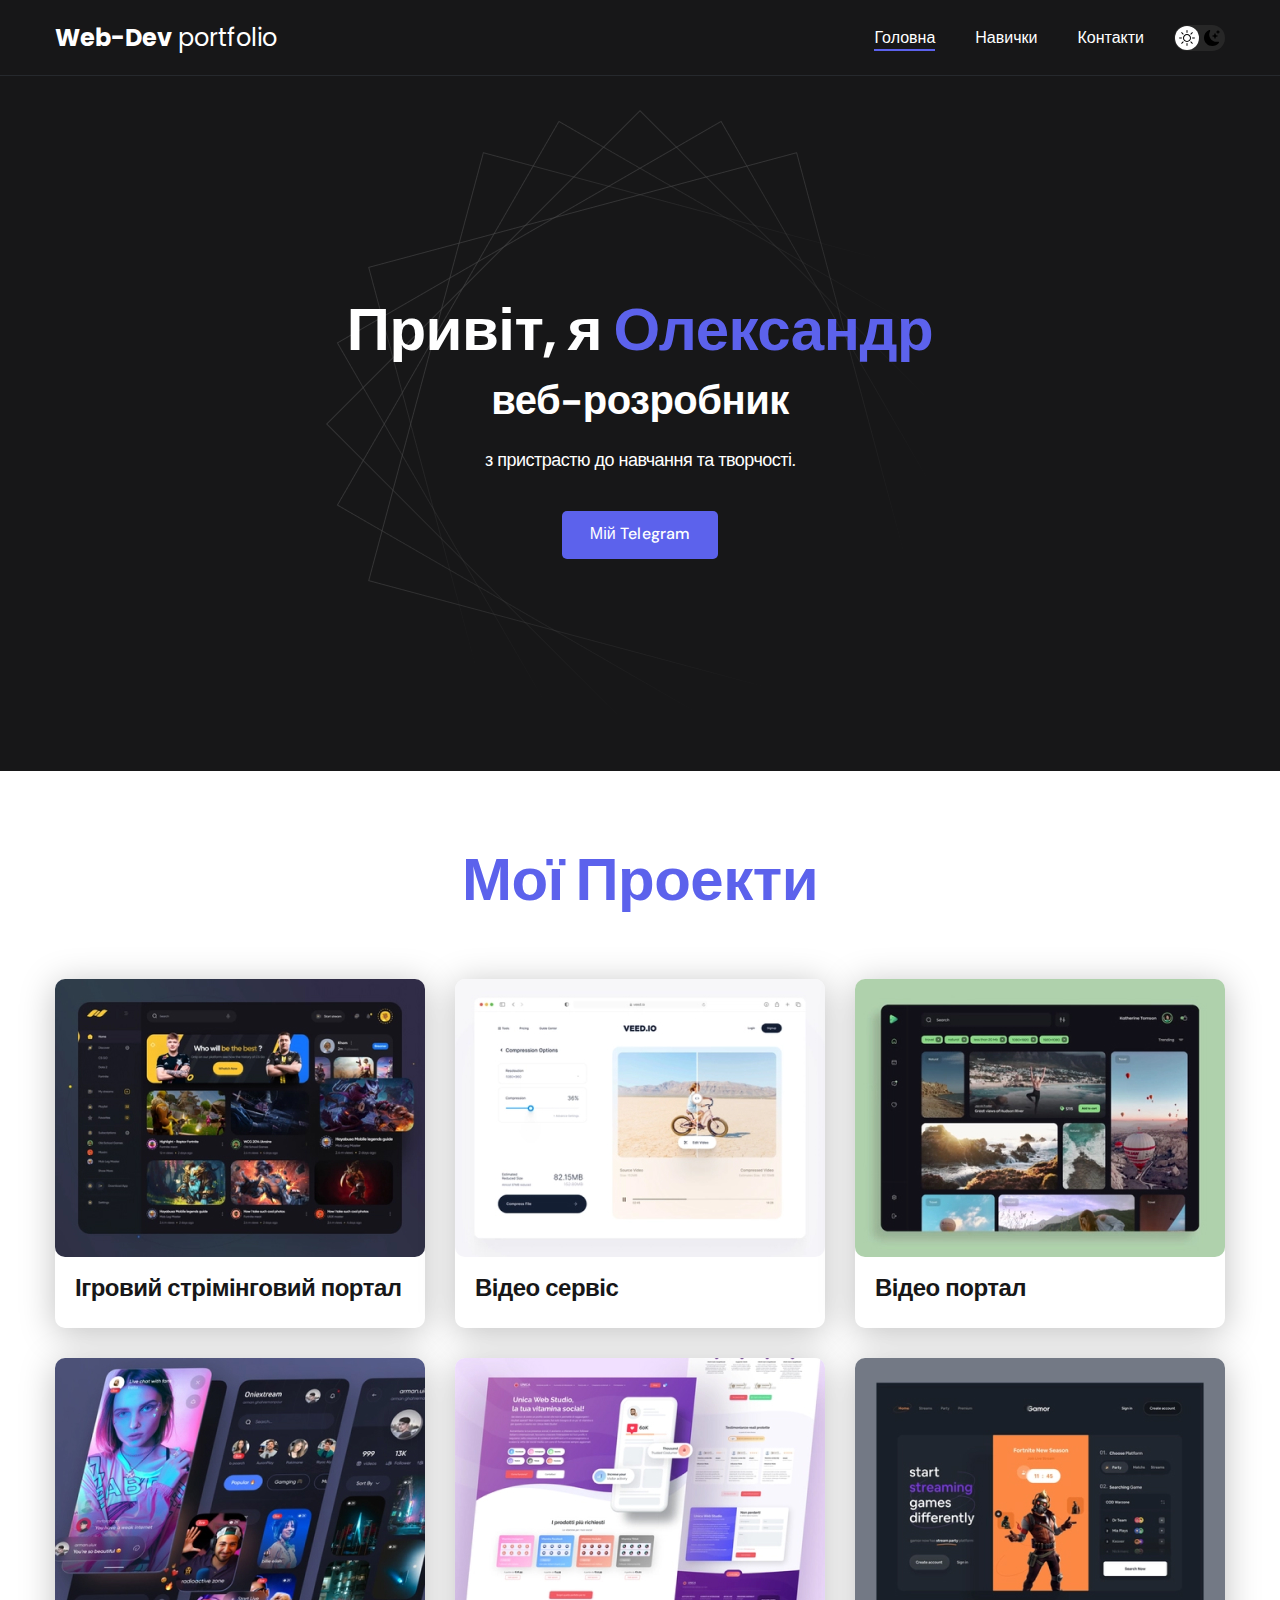
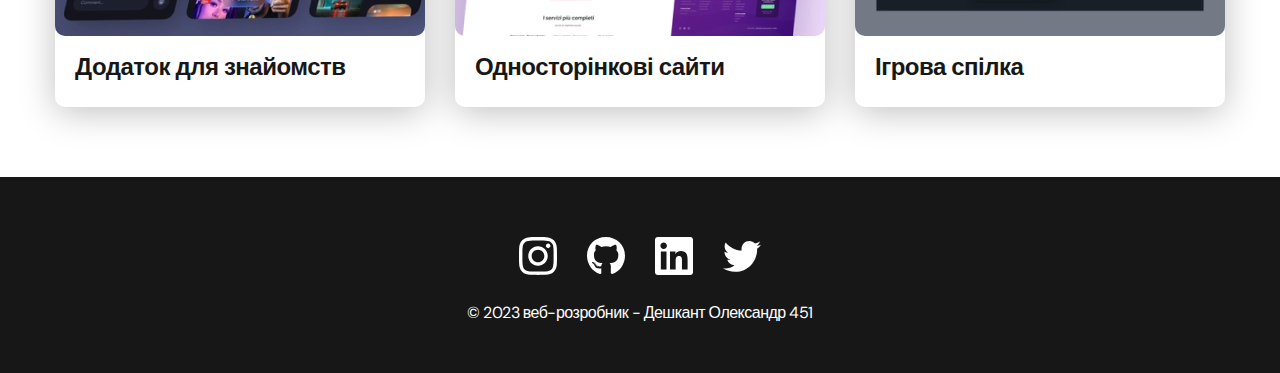
<file: index.html>
<!DOCTYPE html>
<html lang="en">
<head>
    <meta charset="UTF-8">
    <meta http-equiv="X-UA-Compatible" content="IE=edge">
    <meta name="viewport" content="width=device-width, initial-scale=1.0">
    <title>Головна</title>
    <link rel="shortcut icon" href="./img/icons/title.svg">
    <link rel="stylesheet" href="./css/main.css">
</head>
<body>

    <div id="preloader"></div>

    <nav class="nav">
        <div class="container">
            <div class="nav-row">
                <a href="./index.html" class="logo"><strong>Web-Dev</strong> portfolio</a>
                
                <button class="dark-mode-btn">
                    <img src="./img/icons/sun.svg" alt="Light mode" class="dark-mode-btn__icon">
                    <img src="./img/icons/moon.svg" alt="Dark mode" class="dark-mode-btn__icon">
                </button>
                
                <ul class="nav-list">
                    <li class="nav-list__item"><a href="./index.html" class="nav-list__link nav-list__link--active">Головна</a></li>
                    <li class="nav-list__item"><a href="./skills.html" class="nav-list__link">Навички</a></li>
                    <li class="nav-list__item"><a href="./contacts.html" class="nav-list__link">Контакти</a></li>
                </ul>
            </div>
        </div>
    </nav>

    <header class="header">
            <div class="header__wrapper">
                <h1 class="header__title">
                    <strong>Привіт, я <em>Олександр</em></strong><br>
                    веб-розробник
                </h1>
                <div class="header__text">
                    <p>з пристрастю до навчання та творчості.</p>
                </div>
                <a href="https://t.me/alexandrdeshkant" class="btn">Мій Telegram</a>
            </div>
    </header>

    <main class="section">
        <div class="container">
            <h2 class="title-1">Мої Проекти</h2>
            <ul class="projects">

                <li class="project"><a href="./projects_files/gaming_streaming_portal.html">

                    <img class="project__img" src="./img/projects/01.jpg" alt="Ігровий стрімінговий портал">
                    <h3 class="project__title">Ігровий стрімінговий портал</h3>

                </a></li>

                <li class="project"><a href="./projects_files/video_service.html">

                    <img class="project__img" src="./img/projects/02.jpg" alt="Відео сервіс">
                    <h3 class="project__title">Відео сервіс</h3>

                </a></li>

                <li class="project"><a href="./projects_files/video_portal.html">

                    <img class="project__img" src="./img/projects/03.jpg" alt="Відео портал">
                    <h3 class="project__title">Відео портал</h3>

                </a></li>

                <li class="project"><a href="./projects_files/dating_app.html">

                    <img class="project__img" src="./img/projects/04.jpg" alt="Додаток для знайомств">
                    <h3 class="project__title">Додаток для знайомств</h3>

                </a></li>

                <li class="project"><a href="./projects_files/landing.html">

                    <img class="project__img" src="./img/projects/05.jpg" alt="Односторінкові сайти">
                    <h3 class="project__title">Односторінкові сайти</h3>

                </a></li>

                <li class="project"><a href="./projects_files/gaming_community.html">

                    <img class="project__img" src="./img/projects/06.jpg" alt="Ігрова спілка">
                    <h3 class="project__title">Ігрова спілка</h3>

                </a></li>

            </ul>
        </div>
    </main>

    <footer class="footer">
            <div class="container">
                <div class="footer__wrapper">
                    <ul class="social">
                        <li class="social__item"><a href="https://instagram.com/_alexhardcore?igshid=YmMyMTA2M2Y="><img src="./img/icons/instagram.svg" alt=""></a> </li>
                        <li class="social__item"><a href="https://github.com"><img src="./img/icons/gitHub.svg" alt=""></a> </li>
                        <li class="social__item"><a href="https://www.linkedin.com"><img src="./img/icons/linkedIn.svg" alt=""></a> </li>
                        <li class="social__item"><a href="https://twitter.com"><img src="./img/icons/twitter.svg" alt=""></a> </li>
                    </ul>
                    <div class="copyright">
                        <p>© 2023 веб-розробник - Дешкант Олександр 451</p>
                    </div>
                </div>
            </div>
    </footer>

    <script src="./js/main.js"></script>

</body>
</html>
</file>
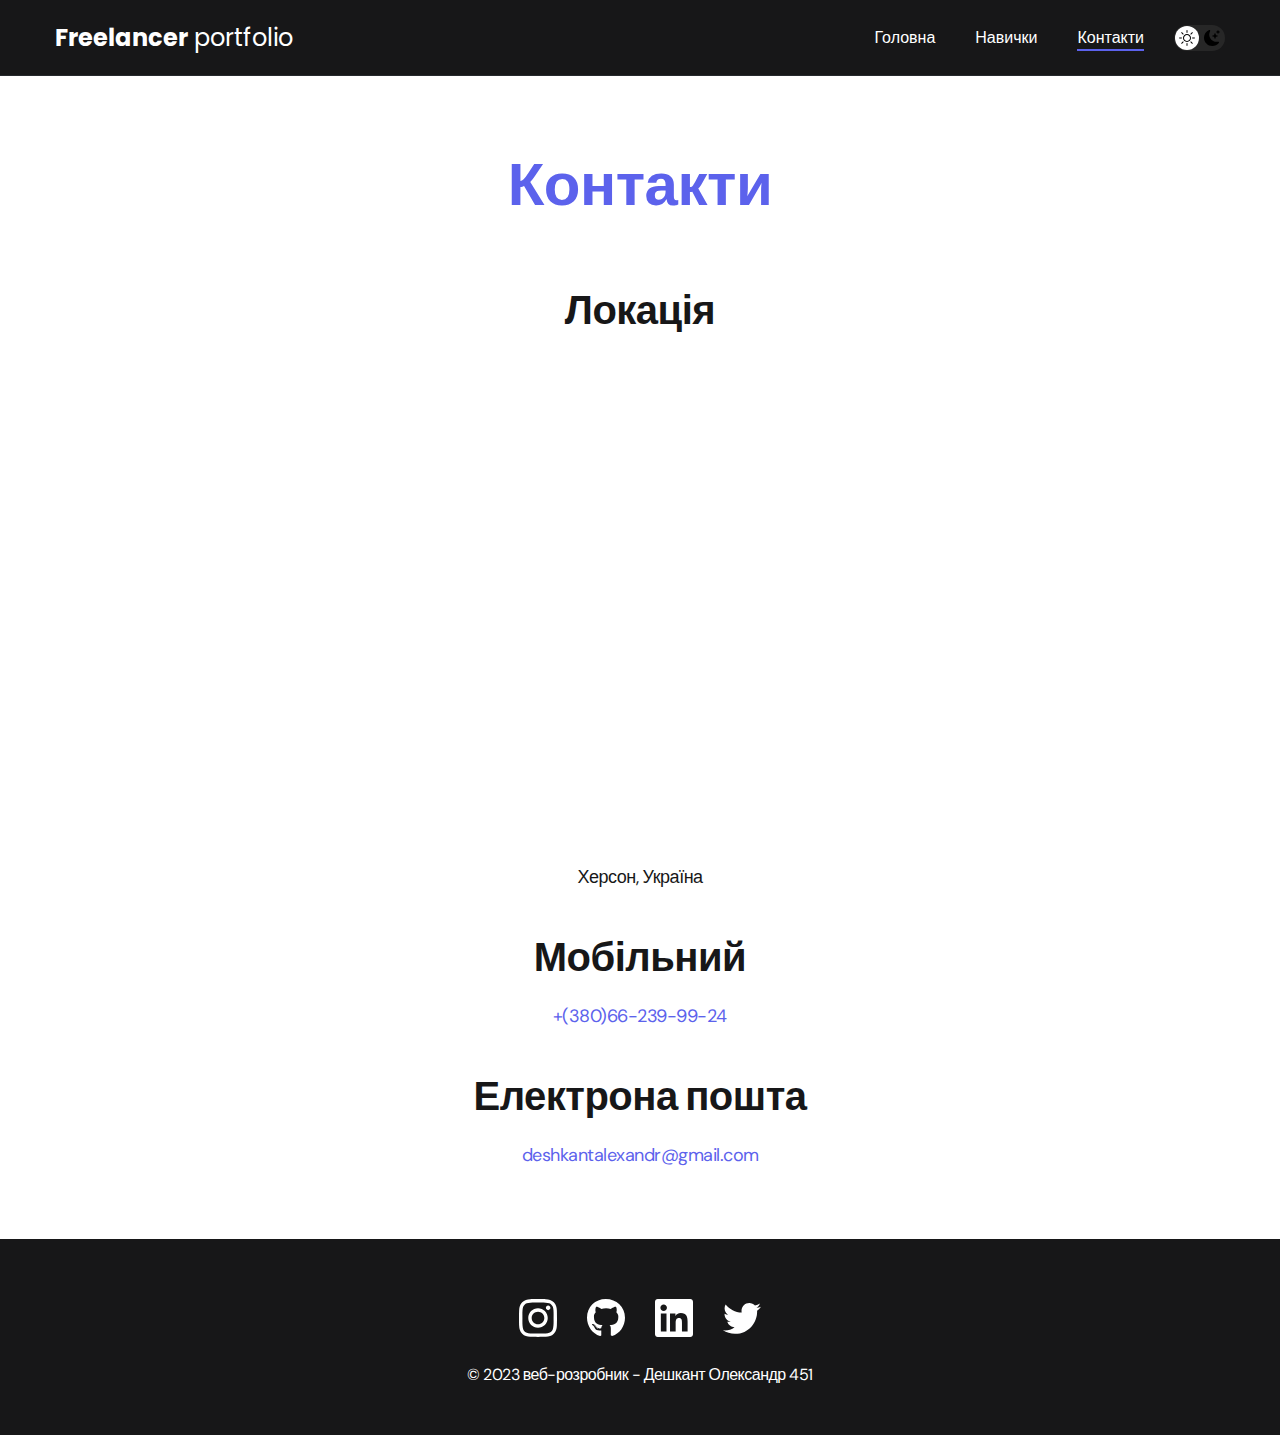
<file: contacts.html>
<!DOCTYPE html>
<html lang="UA">
<head>
    <meta charset="UTF-8">
    <meta http-equiv="X-UA-Compatible" content="IE=edge">
    <meta name="viewport" content="width=device-width, initial-scale=1.0">
    <title>Контакти</title>
    <link rel="shortcut icon" href="./img/icons/title.svg">
    <link rel="stylesheet" href="./css/main.css">
</head>
<body>
    <nav class="nav" >
        <div class="container">
            <div class="nav-row">
                <a href="./index.html" class="logo"><strong>Freelancer</strong> portfolio</a>

                <button class="dark-mode-btn">
                    <img src="./img/icons/sun.svg" alt="Light mode" class="dark-mode-btn__icon">
                    <img src="./img/icons/moon.svg" alt="Dark mode" class="dark-mode-btn__icon">
                </button>

                <ul class="nav-list" >
                    <li class="nav-list__item"><a href="./index.html" class="nav-list__link">Головна</a></li>
                    <li class="nav-list__item"><a href="./skills.html" class="nav-list__link">Навички</a></li>
                    <li class="nav-list__item"><a href="./contacts.html" class="nav-list__link nav-list__link--active">Контакти</a></li>
                </ul>
            </div>
        </div>
    </nav>

    <main class="section">
        <div class="container">
           
            <h1 class="title-1">Контакти</h1>

            <ul class="content-list">
                <li class="content-list__item">
                    <h2 class="title-2">Локація</h2>
                    <iframe class="location-map" src="https://www.google.com/maps/embed?pb=!1m10!1m8!1m3!1d12750.747941225938!2d32.61657765886672!3d46.64237371056065!3m2!1i1024!2i768!4f13.1!5e0!3m2!1sru!2sua!4v1677540069918!5m2!1sru!2sua" 
                        width="600" height="450" style="border:0;" allowfullscreen="" loading="lazy" referrerpolicy="no-referrer-when-downgrade"></iframe>
                    <p>Херсон, Україна</p>
                </li>
                <li class="content-list__item">
                    <h2 class="title-2">Мобільний</h2>
                    <p><a href="tel:+380662399924">+(380)66-239-99-24</a></p>
                </li>
                <li class="content-list__item">
                    <h2 class="title-2">Електрона пошта</h2>
                    <p><a href="mailto:deshkantalexandr@gmail.com">deshkantalexandr@gmail.com</a></p>
                </li>
            </ul>
            
        </div>
    </main>

    <footer class="footer">
            <div class="container">
                <div class="footer__wrapper">
                    <ul class="social">
                        <li class="social__item"><a href="https://instagram.com/_alexhardcore?igshid=YmMyMTA2M2Y="><img src="./img/icons/instagram.svg" alt=""></a> </li>
                        <li class="social__item"><a href="https://github.com"><img src="./img/icons/gitHub.svg" alt=""></a> </li>
                        <li class="social__item"><a href="https://www.linkedin.com"><img src="./img/icons/linkedIn.svg" alt=""></a> </li>
                        <li class="social__item"><a href="https://twitter.com"><img src="./img/icons/twitter.svg" alt=""></a> </li>
                    </ul>
                    <div class="copyright">
                        <p>© 2023 веб-розробник - Дешкант Олександр 451</p>
                    </div>
                </div>
            </div>
    </footer>

    <script src="./js/main.js"></script>

</body>
</html>
</file>
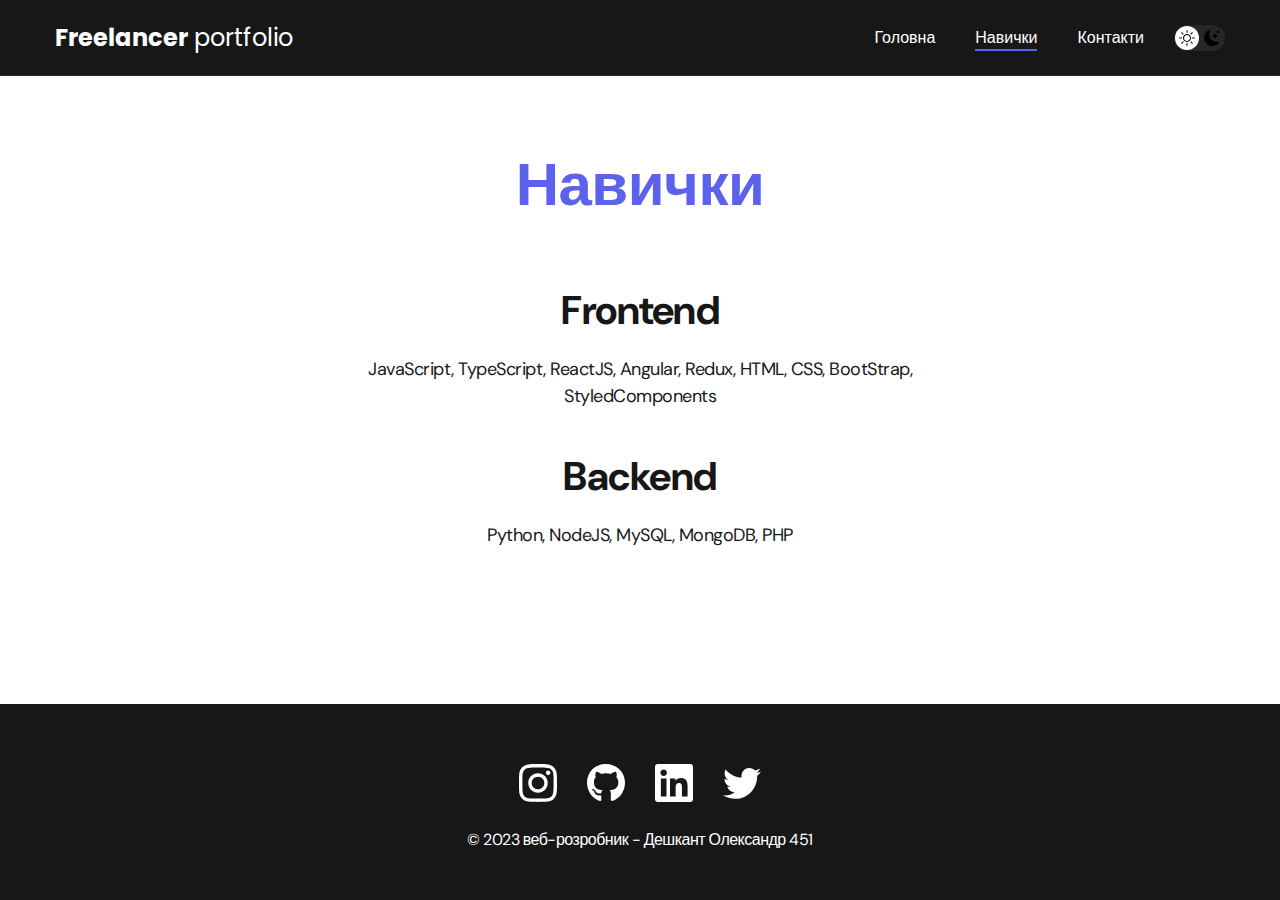
<file: skills.html>
<!DOCTYPE html>
<html lang="en">
<head>
    <meta charset="UTF-8">
    <meta http-equiv="X-UA-Compatible" content="IE=edge">
    <meta name="viewport" content="width=device-width, initial-scale=1.0">
    <title>Навички</title>
    <link rel="shortcut icon" href="./img/icons/title.svg">
    <link rel="stylesheet" href="./css/main.css">
</head>
<body>
    <nav class="nav">
        <div class="container">
            <div class="nav-row">
                <a href="./index.html" class="logo"><strong>Freelancer</strong> portfolio</a>

                <button class="dark-mode-btn">
                    <img src="./img/icons/sun.svg" alt="Light mode" class="dark-mode-btn__icon">
                    <img src="./img/icons/moon.svg" alt="Dark mode" class="dark-mode-btn__icon">
                </button>

                <ul class="nav-list">
                    <li class="nav-list__item"><a href="./index.html" class="nav-list__link">Головна</a></li>
                    <li class="nav-list__item"><a href="./skills.html" class="nav-list__link nav-list__link--active">Навички</a></li>
                    <li class="nav-list__item"><a href="./contacts.html" class="nav-list__link">Контакти</a></li>
                </ul>
            </div>
        </div>
    </nav>

    <main class="section">
        <div class="container">
           
            <h1 class="title-1">Навички</h1>

            <ul class="content-list">
                <li class="content-list__item">
                    <h2 class="title-2">Frontend</h2>
                    <p>JavaScript, TypeScript, ReactJS, Angular, Redux, HTML, CSS, BootStrap, StyledComponents</p>
                </li>
                <li class="content-list__item">
                    <h2 class="title-2">Backend</h2>
                    <p>Python, NodeJS, MySQL, MongoDB, PHP</p>
                </li>
            </ul>
            
        </div>
    </main>

    <footer class="footer">
            <div class="container">
                <div class="footer__wrapper">
                    <ul class="social">
                        <li class="social__item"><a href="https://instagram.com/_alexhardcore?igshid=YmMyMTA2M2Y="><img src="./img/icons/instagram.svg" alt=""></a> </li>
                        <li class="social__item"><a href="https://github.com"><img src="./img/icons/gitHub.svg" alt=""></a> </li>
                        <li class="social__item"><a href="https://www.linkedin.com"><img src="./img/icons/linkedIn.svg" alt=""></a> </li>
                        <li class="social__item"><a href="https://twitter.com"><img src="./img/icons/twitter.svg" alt=""></a> </li>
                    </ul>
                    <div class="copyright">
                        <p>© 2023 веб-розробник - Дешкант Олександр 451</p>
                    </div>
                </div>
            </div>
    </footer>

    <script src="./js/main.js"></script>

</body>


</html>
</file>
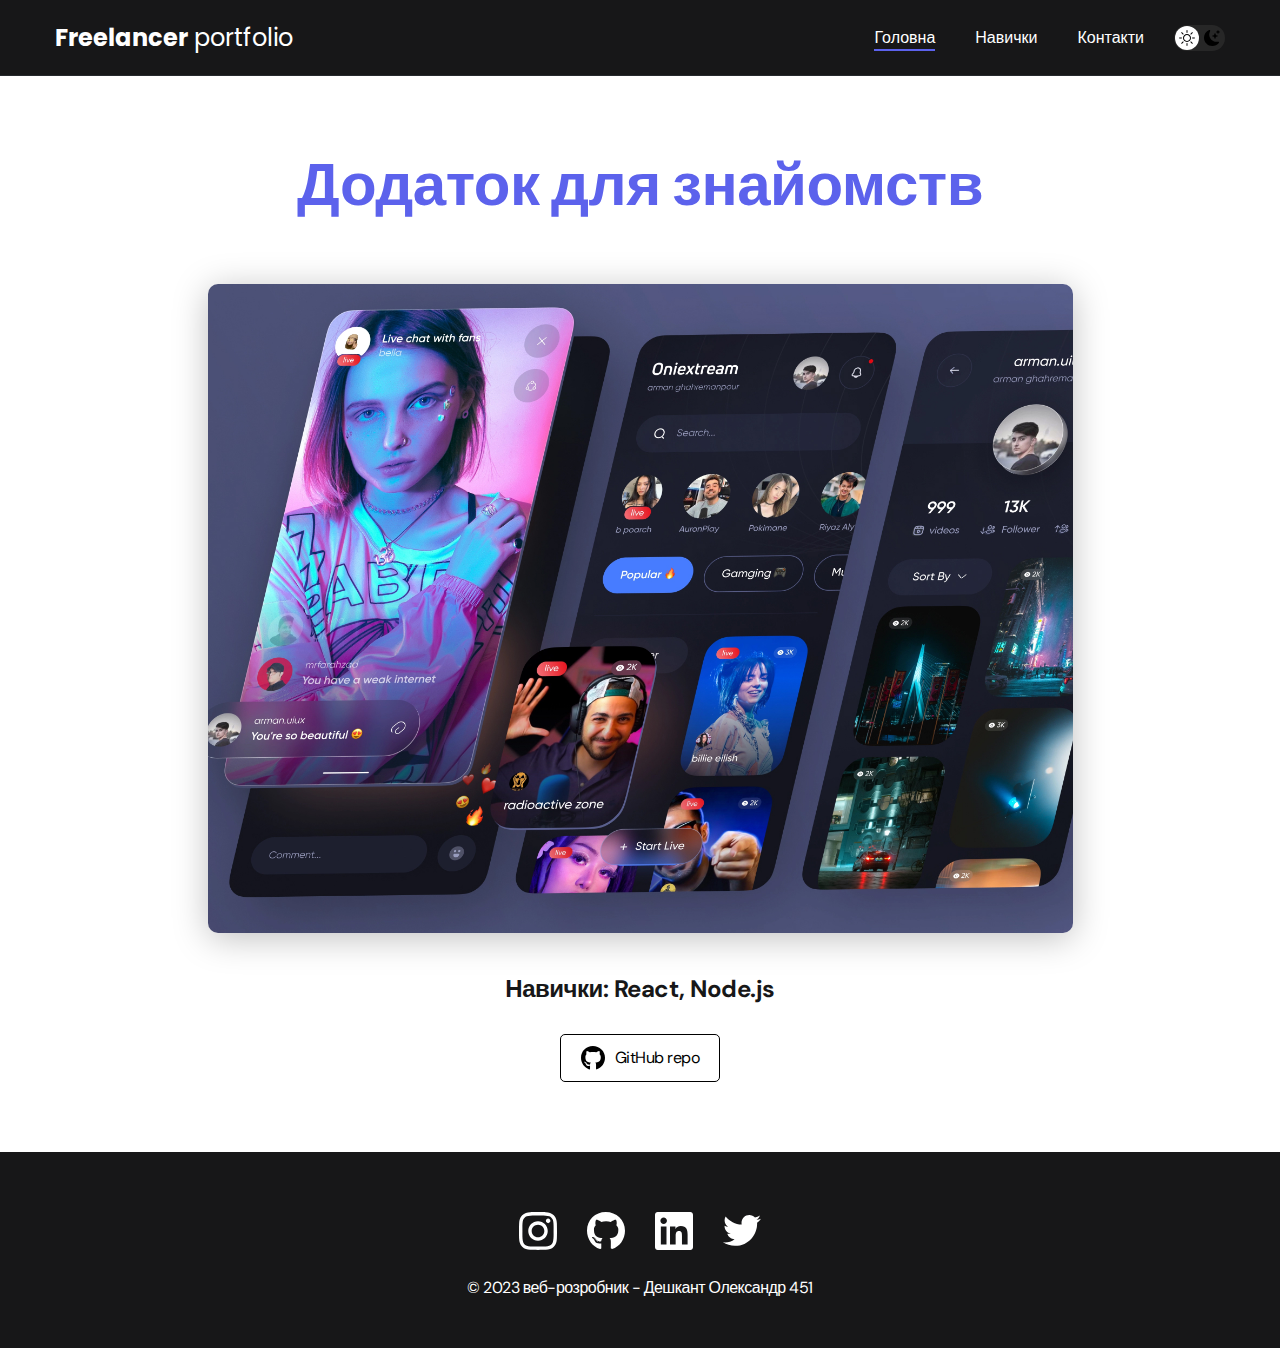
<file: projects_files/dating_app.html>
<!DOCTYPE html>
<html lang="en">
<head>
    <meta charset="UTF-8">
    <meta http-equiv="X-UA-Compatible" content="IE=edge">
    <meta name="viewport" content="width=device-width, initial-scale=1.0">
    <title>Додаток для знайомств</title>
    <link rel="shortcut icon" href="../img/icons/title.svg">
    <link rel="stylesheet" href="../css/main.css">
</head>
<body>
    <nav class="nav">
        <div class="container">
            <div class="nav-row">
                <a href="../index.html" class="logo"><strong>Freelancer</strong> portfolio</a>

                <button class="dark-mode-btn">
                    <img src="../img/icons/sun.svg" alt="Light mode" class="dark-mode-btn__icon">
                    <img src="../img/icons/moon.svg" alt="Dark mode" class="dark-mode-btn__icon">
                </button>

                <ul class="nav-list">
                    <li class="nav-list__item"><a href="../index.html" class="nav-list__link nav-list__link--active">Головна</a></li>
                    <li class="nav-list__item"><a href="../skills.html" class="nav-list__link">Навички</a></li>
                    <li class="nav-list__item"><a href="../contacts.html" class="nav-list__link">Контакти</a></li>
                </ul>
            </div>
        </div>
    </nav>

    <main class="section">
        <div class="container">
            <div class="project-details">
                <h1 class="title-1">Додаток для знайомств</h1>

                <img src="../img/projects/04-big.jpg" alt="" class="project-details__cover">

                <div class="project-details__desc">

                    <p>Навички: React, Node.js</p>

                </div>

                <a href="#!" class="btn-outline">
                    <img src="../img/icons/gitHub-black.svg" alt="">
                    GitHub repo
                </a>

            </div>
        </div>
    </main>

    <footer class="footer">
            <div class="container">
                <div class="footer__wrapper">
                    <ul class="social">
                        <li class="social__item"><a href="https://instagram.com/_alexhardcore?igshid=YmMyMTA2M2Y="><img src="../img/icons/instagram.svg" alt=""></a> </li>
                        <li class="social__item"><a href="https://github.com"><img src="../img/icons/gitHub.svg" alt=""></a> </li>
                        <li class="social__item"><a href="https://www.linkedin.com"><img src="../img/icons/linkedIn.svg" alt=""></a> </li>
                        <li class="social__item"><a href="https://twitter.com"><img src="../img/icons/twitter.svg" alt=""></a> </li>
                    </ul>
                    <div class="copyright">
                        <p>© 2023 веб-розробник - Дешкант Олександр 451</p>
                    </div>
                </div>
            </div>
    </footer>

    <script src="../js/main.js"></script>

</body>
</html>
</file>
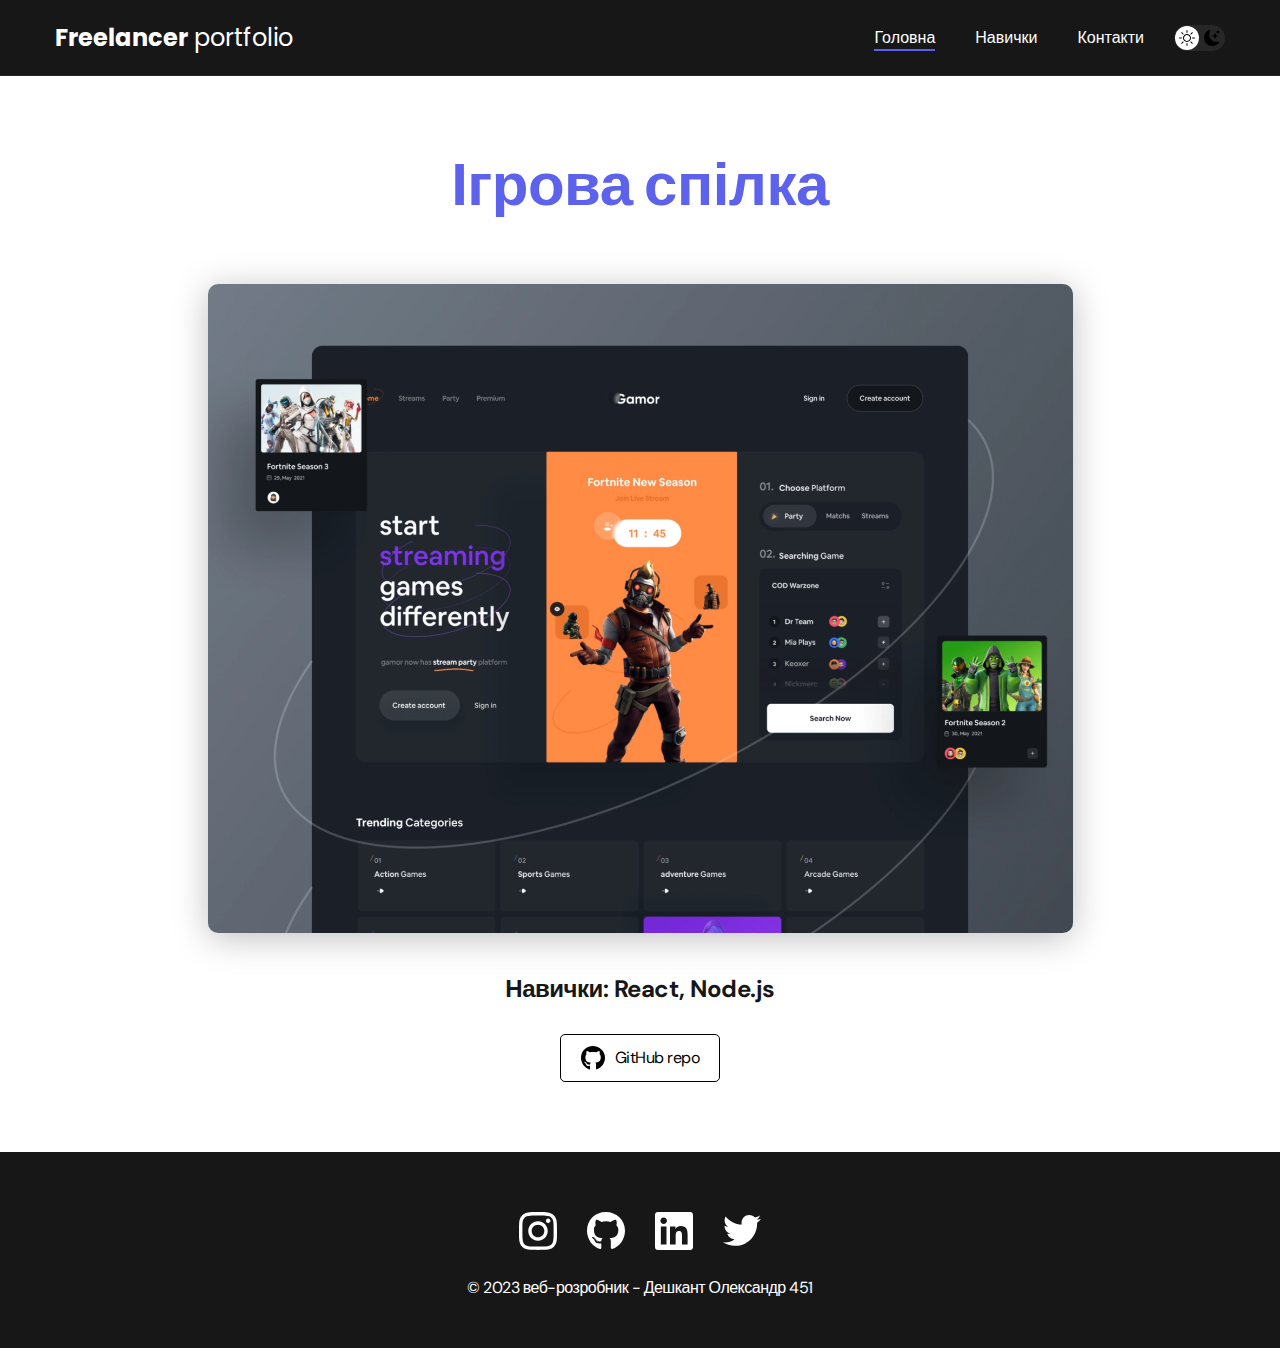
<file: projects_files/gaming_community.html>
<!DOCTYPE html>
<html lang="en">
<head>
    <meta charset="UTF-8">
    <meta http-equiv="X-UA-Compatible" content="IE=edge">
    <meta name="viewport" content="width=device-width, initial-scale=1.0">
    <title>Ігрова спілка</title>
    <link rel="shortcut icon" href="../img/icons/title.svg">
    <link rel="stylesheet" href="../css/main.css">
</head>
<body>
    <nav class="nav">
        <div class="container">
            <div class="nav-row">
                <a href="../index.html" class="logo"><strong>Freelancer</strong> portfolio</a>

                <button class="dark-mode-btn">
                    <img src="../img/icons/sun.svg" alt="Light mode" class="dark-mode-btn__icon">
                    <img src="../img/icons/moon.svg" alt="Dark mode" class="dark-mode-btn__icon">
                </button>

                <ul class="nav-list">
                    <li class="nav-list__item"><a href="../index.html" class="nav-list__link nav-list__link--active">Головна</a></li>
                    <li class="nav-list__item"><a href="../skills.html" class="nav-list__link">Навички</a></li>
                    <li class="nav-list__item"><a href="../contacts.html" class="nav-list__link">Контакти</a></li>
                </ul>
            </div>
        </div>
    </nav>

    <main class="section">
        <div class="container">
            <div class="project-details">
                <h1 class="title-1">Ігрова спілка</h1>

                <img src="../img/projects/06-big.jpg" alt="" class="project-details__cover">

                <div class="project-details__desc">

                    <p>Навички: React, Node.js</p>

                </div>

                <a href="#!" class="btn-outline">
                    <img src="../img/icons/gitHub-black.svg" alt="">
                    GitHub repo
                </a>

            </div>
        </div>
    </main>

    <footer class="footer">
            <div class="container">
                <div class="footer__wrapper">
                    <ul class="social">
                        <li class="social__item"><a href="https://instagram.com/_alexhardcore?igshid=YmMyMTA2M2Y="><img src="../img/icons/instagram.svg" alt=""></a> </li>
                        <li class="social__item"><a href="https://github.com"><img src="../img/icons/gitHub.svg" alt=""></a> </li>
                        <li class="social__item"><a href="https://www.linkedin.com"><img src="../img/icons/linkedIn.svg" alt=""></a> </li>
                        <li class="social__item"><a href="https://twitter.com"><img src="../img/icons/twitter.svg" alt=""></a> </li>
                    </ul>
                    <div class="copyright">
                        <p>© 2023 веб-розробник - Дешкант Олександр 451</p>
                    </div>
                </div>
            </div>
    </footer>

    <script src="../js/main.js"></script>

</body>
</html>
</file>
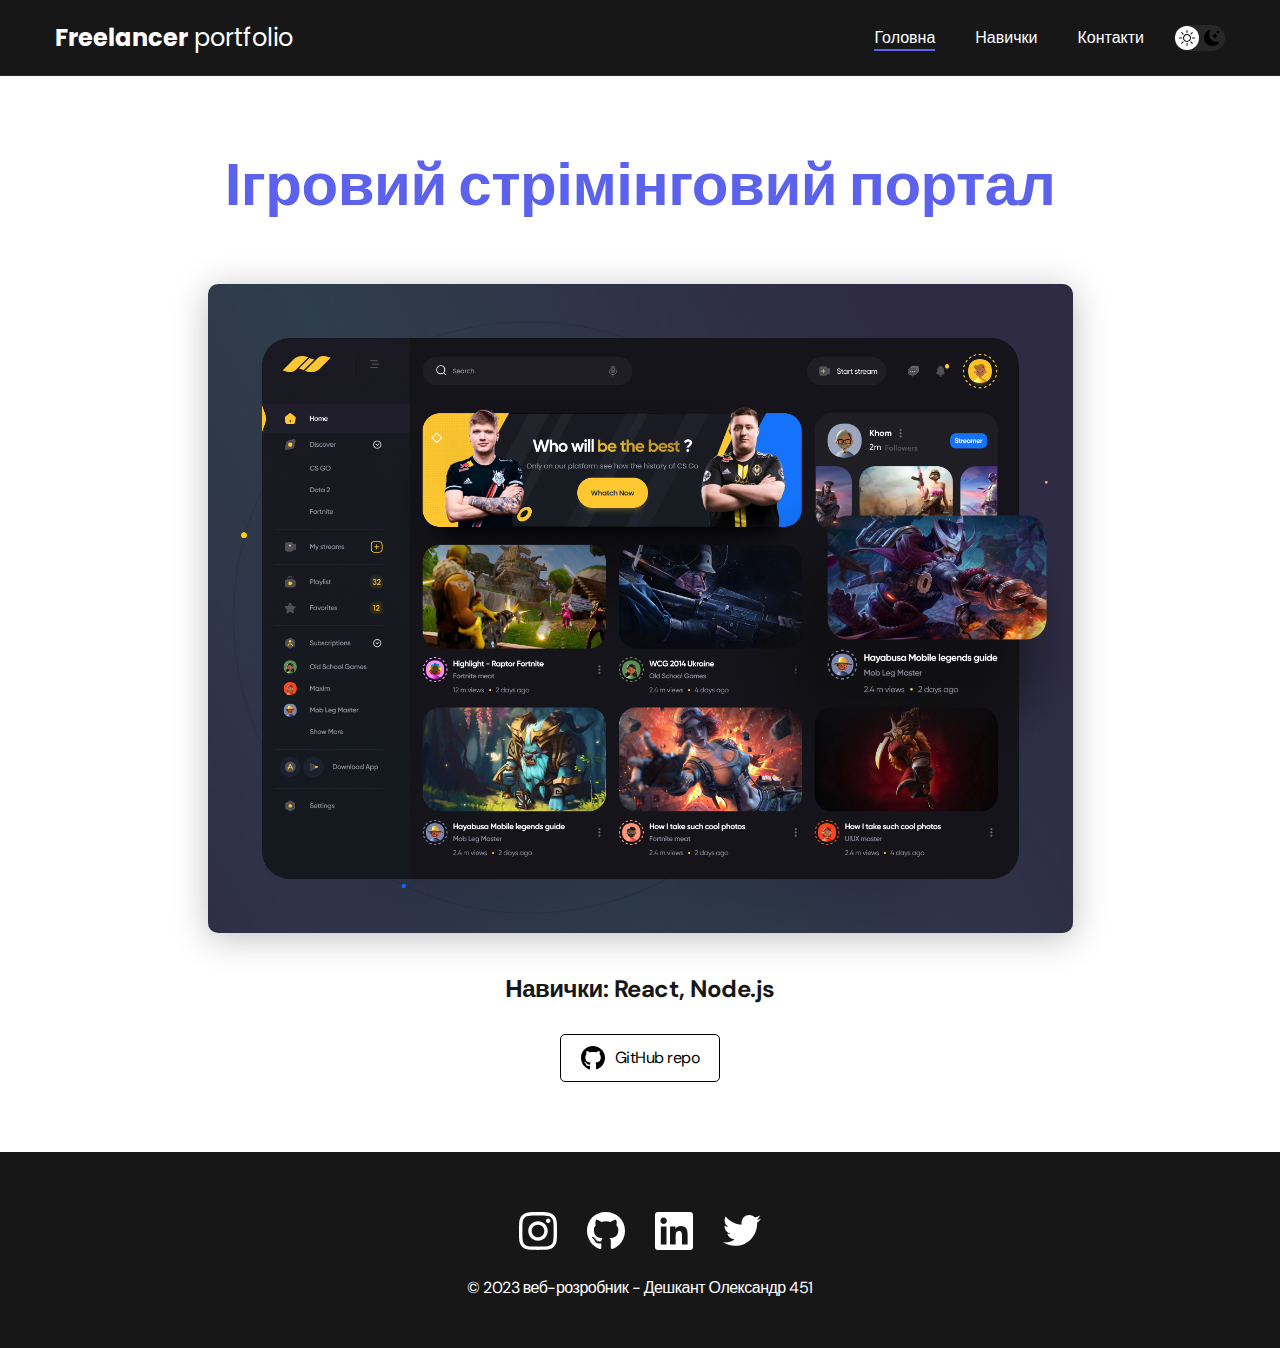
<file: projects_files/gaming_streaming_portal.html>
<!DOCTYPE html>
<html lang="en">
<head>
    <meta charset="UTF-8">
    <meta http-equiv="X-UA-Compatible" content="IE=edge">
    <meta name="viewport" content="width=device-width, initial-scale=1.0">
    <title>Ігровий стрімінговий портал</title>
    <link rel="shortcut icon" href="../img/icons/title.svg">
    <link rel="stylesheet" href="../css/main.css">
</head>
<body>
    <nav class="nav">
        <div class="container">
            <div class="nav-row">
                <a href="../index.html" class="logo"><strong>Freelancer</strong> portfolio</a>

                <button class="dark-mode-btn">
                    <img src="../img/icons/sun.svg" alt="Light mode" class="dark-mode-btn__icon">
                    <img src="../img/icons/moon.svg" alt="Dark mode" class="dark-mode-btn__icon">
                </button>

                <ul class="nav-list">
                    <li class="nav-list__item"><a href="../index.html" class="nav-list__link nav-list__link--active">Головна</a></li>
                    <li class="nav-list__item"><a href="../skills.html" class="nav-list__link">Навички</a></li>
                    <li class="nav-list__item"><a href="../contacts.html" class="nav-list__link">Контакти</a></li>
                </ul>
            </div>
        </div>
    </nav>

    <main class="section">
        <div class="container">
            <div class="project-details">
                <h1 class="title-1">Ігровий стрімінговий портал</h1>

                <img src="../img/projects/01-big.jpg" alt="" class="project-details__cover">

                <div class="project-details__desc">

                    <p>Навички: React, Node.js</p>

                </div>

                <a href="#!" class="btn-outline">
                    <img src="../img/icons/gitHub-black.svg" alt="">
                    GitHub repo
                </a>

            </div>
        </div>
    </main>

    <footer class="footer">
            <div class="container">
                <div class="footer__wrapper">
                    <ul class="social">
                        <li class="social__item"><a href="https://instagram.com/_alexhardcore?igshid=YmMyMTA2M2Y="><img src="../img/icons/instagram.svg" alt=""></a> </li>
                        <li class="social__item"><a href="https://github.com"><img src="../img/icons/gitHub.svg" alt=""></a> </li>
                        <li class="social__item"><a href="https://www.linkedin.com"><img src="../img/icons/linkedIn.svg" alt=""></a> </li>
                        <li class="social__item"><a href="https://twitter.com"><img src="../img/icons/twitter.svg" alt=""></a> </li>
                    </ul>
                    <div class="copyright">
                        <p>© 2023 веб-розробник - Дешкант Олександр 451</p>
                    </div>
                </div>
            </div>
    </footer>

    <script src="../js/main.js"></script>

</body>
</html>
</file>
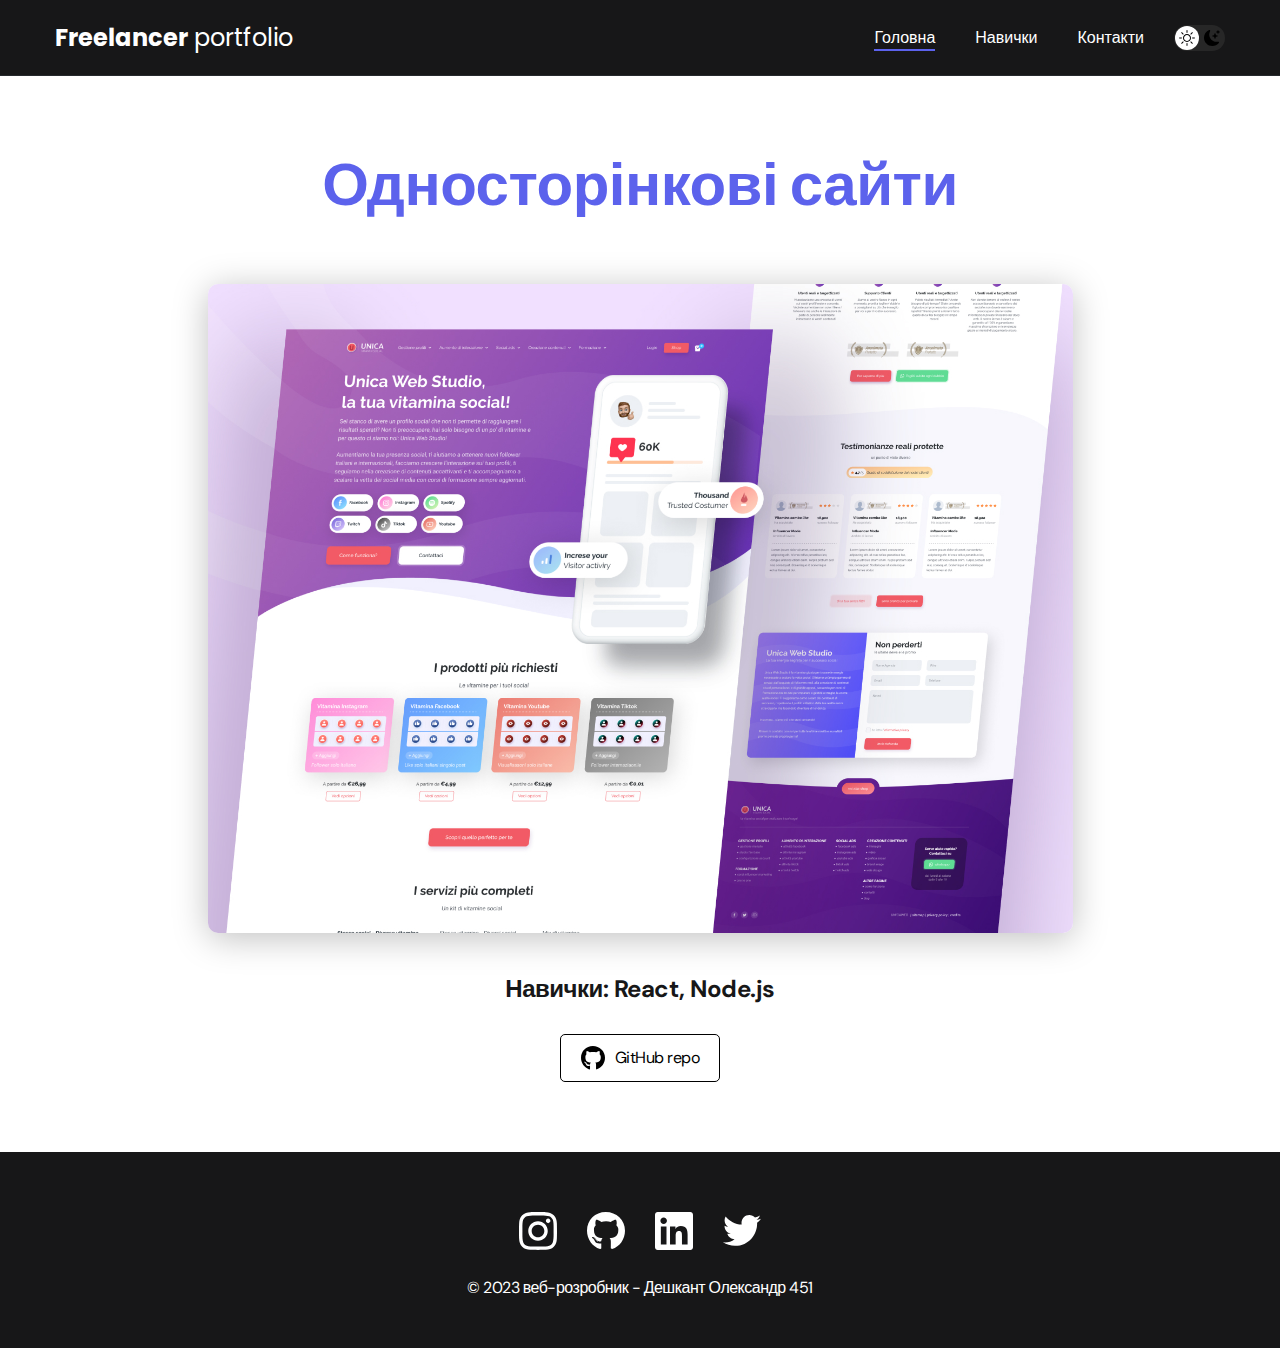
<file: projects_files/landing.html>
<!DOCTYPE html>
<html lang="en">
<head>
    <meta charset="UTF-8">
    <meta http-equiv="X-UA-Compatible" content="IE=edge">
    <meta name="viewport" content="width=device-width, initial-scale=1.0">
    <title>Односторінкові сайти</title>
    <link rel="shortcut icon" href="../img/icons/title.svg">
    <link rel="stylesheet" href="../css/main.css">
</head>
<body>
    <nav class="nav">
        <div class="container">
            <div class="nav-row">
                <a href="../index.html" class="logo"><strong>Freelancer</strong> portfolio</a>

                <button class="dark-mode-btn">
                    <img src="../img/icons/sun.svg" alt="Light mode" class="dark-mode-btn__icon">
                    <img src="../img/icons/moon.svg" alt="Dark mode" class="dark-mode-btn__icon">
                </button>

                <ul class="nav-list">
                    <li class="nav-list__item"><a href="../index.html" class="nav-list__link nav-list__link--active">Головна</a></li>
                    <li class="nav-list__item"><a href="../skills.html" class="nav-list__link">Навички</a></li>
                    <li class="nav-list__item"><a href="../contacts.html" class="nav-list__link">Контакти</a></li>
                </ul>
            </div>
        </div>
    </nav>

    <main class="section">
        <div class="container">
            <div class="project-details">
                <h1 class="title-1">Односторінкові сайти</h1>

                <img src="../img/projects/05-big.jpg" alt="" class="project-details__cover">

                <div class="project-details__desc">

                    <p>Навички: React, Node.js</p>

                </div>

                <a href="#!" class="btn-outline">
                    <img src="../img/icons/gitHub-black.svg" alt="">
                    GitHub repo
                </a>

            </div>
        </div>
    </main>

    <footer class="footer">
            <div class="container">
                <div class="footer__wrapper">
                    <ul class="social">
                        <li class="social__item"><a href="https://instagram.com/_alexhardcore?igshid=YmMyMTA2M2Y="><img src="../img/icons/instagram.svg" alt=""></a> </li>
                        <li class="social__item"><a href="https://github.com"><img src="../img/icons/gitHub.svg" alt=""></a> </li>
                        <li class="social__item"><a href="https://www.linkedin.com"><img src="../img/icons/linkedIn.svg" alt=""></a> </li>
                        <li class="social__item"><a href="https://twitter.com"><img src="../img/icons/twitter.svg" alt=""></a> </li>
                    </ul>
                    <div class="copyright">
                        <p>© 2023 веб-розробник - Дешкант Олександр 451</p>
                    </div>
                </div>
            </div>
    </footer>

    <script src="../js/main.js"></script>

</body>
</html>
</file>
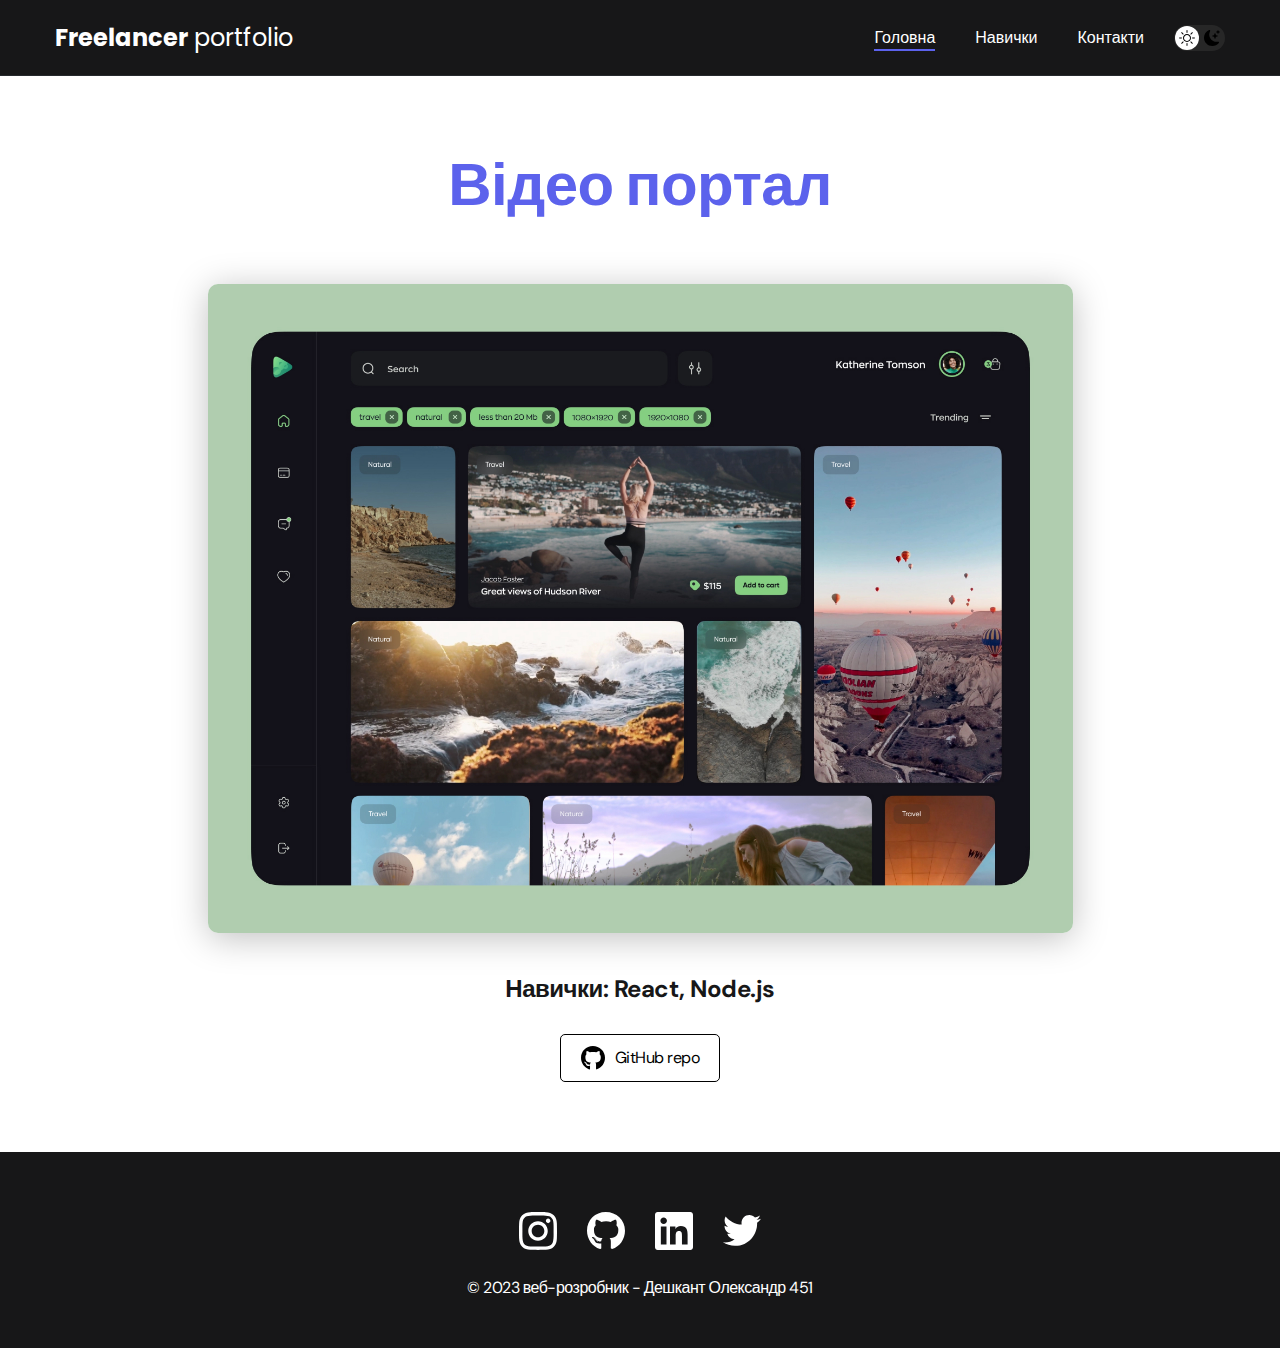
<file: projects_files/video_portal.html>
<!DOCTYPE html>
<html lang="en">
<head>
    <meta charset="UTF-8">
    <meta http-equiv="X-UA-Compatible" content="IE=edge">
    <meta name="viewport" content="width=device-width, initial-scale=1.0">
    <title>Відео портал</title>
    <link rel="shortcut icon" href="../img/icons/title.svg">
    <link rel="stylesheet" href="../css/main.css">
</head>
<body>
    <nav class="nav">
        <div class="container">
            <div class="nav-row">
                <a href="../index.html" class="logo"><strong>Freelancer</strong> portfolio</a>

                <button class="dark-mode-btn">
                    <img src="../img/icons/sun.svg" alt="Light mode" class="dark-mode-btn__icon">
                    <img src="../img/icons/moon.svg" alt="Dark mode" class="dark-mode-btn__icon">
                </button>

                <ul class="nav-list">
                    <li class="nav-list__item"><a href="../index.html" class="nav-list__link nav-list__link--active">Головна</a></li>
                    <li class="nav-list__item"><a href="../skills.html" class="nav-list__link">Навички</a></li>
                    <li class="nav-list__item"><a href="../contacts.html" class="nav-list__link">Контакти</a></li>
                </ul>
            </div>
        </div>
    </nav>

    <main class="section">
        <div class="container">
            <div class="project-details">
                <h1 class="title-1">Відео портал</h1>

                <img src="../img/projects/03-big.jpg" alt="" class="project-details__cover">

                <div class="project-details__desc">

                    <p>Навички: React, Node.js</p>

                </div>

                <a href="#!" class="btn-outline">
                    <img src="../img/icons/gitHub-black.svg" alt="">
                    GitHub repo
                </a>

            </div>
        </div>
    </main>

    <footer class="footer">
            <div class="container">
                <div class="footer__wrapper">
                    <ul class="social">
                        <li class="social__item"><a href="https://instagram.com/_alexhardcore?igshid=YmMyMTA2M2Y="><img src="../img/icons/instagram.svg" alt=""></a> </li>
                        <li class="social__item"><a href="https://github.com"><img src="../img/icons/gitHub.svg" alt=""></a> </li>
                        <li class="social__item"><a href="https://www.linkedin.com"><img src="../img/icons/linkedIn.svg" alt=""></a> </li>
                        <li class="social__item"><a href="https://twitter.com"><img src="../img/icons/twitter.svg" alt=""></a> </li>
                    </ul>
                    <div class="copyright">
                        <p>© 2023 веб-розробник - Дешкант Олександр 451</p>
                    </div>
                </div>
            </div>
    </footer>

    <script src="../js/main.js"></script>

</body>
</html>
</file>
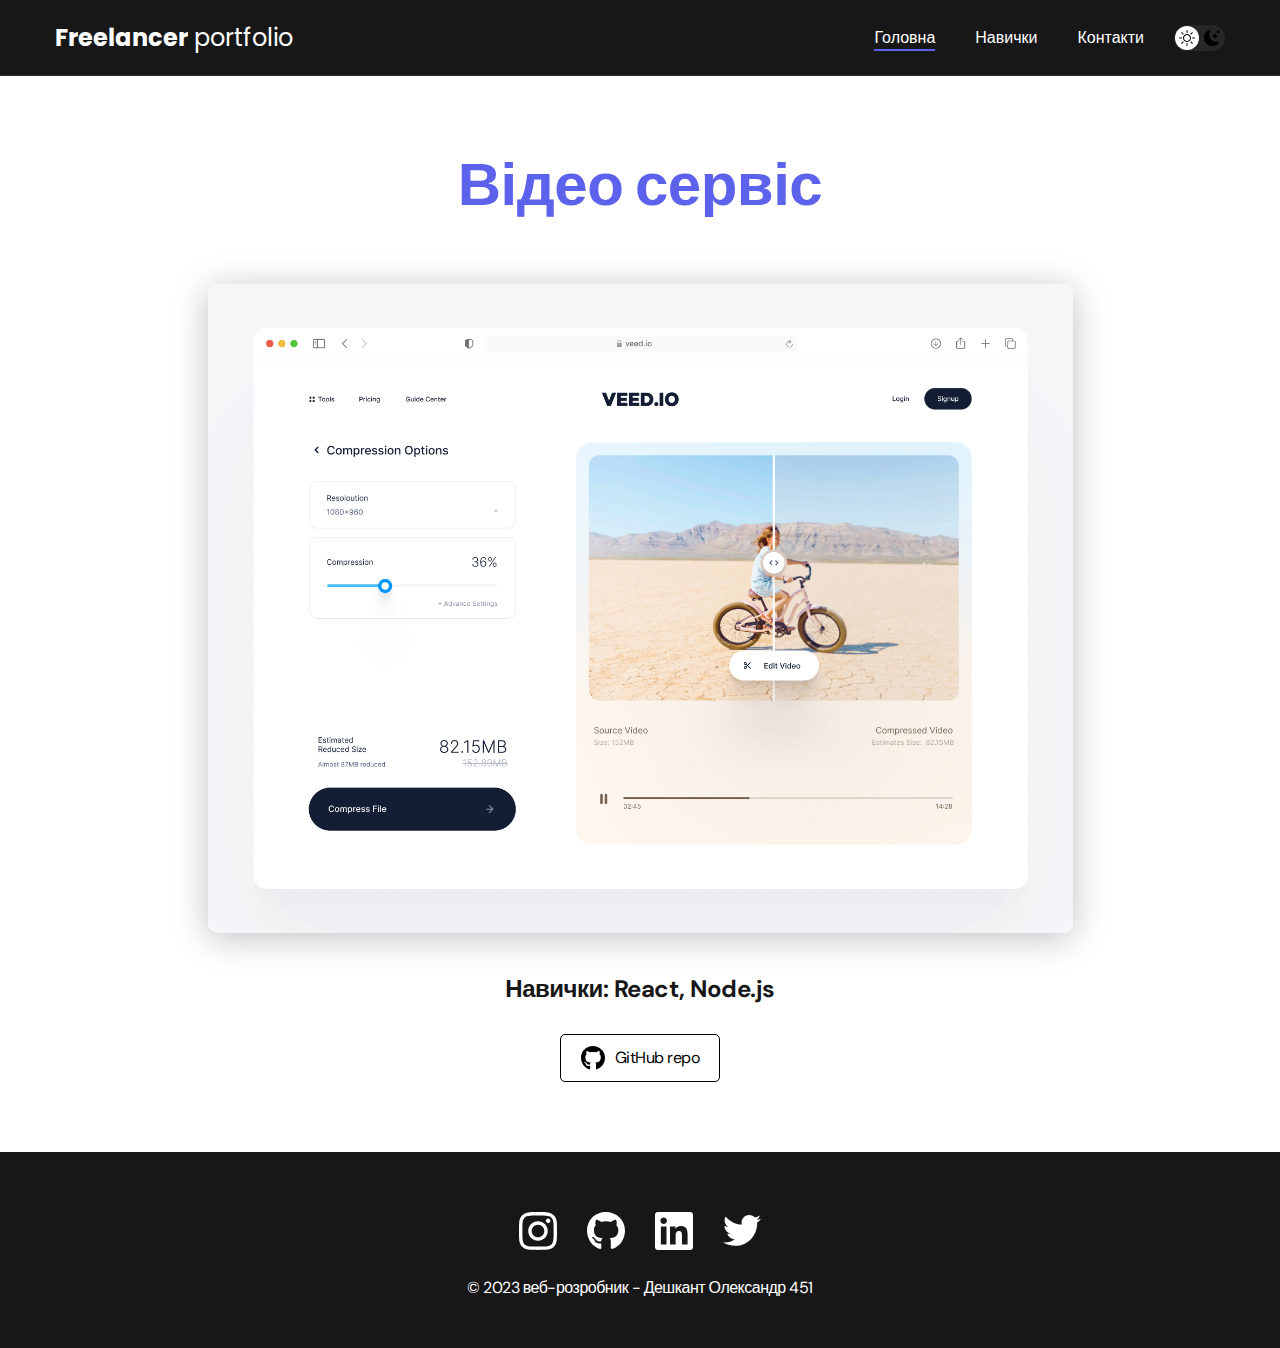
<file: projects_files/video_service.html>
<!DOCTYPE html>
<html lang="en">
<head>
    <meta charset="UTF-8">
    <meta http-equiv="X-UA-Compatible" content="IE=edge">
    <meta name="viewport" content="width=device-width, initial-scale=1.0">
    <title>Відео сервіс</title>
    <link rel="shortcut icon" href="../img/icons/title.svg">
    <link rel="stylesheet" href="../css/main.css">
</head>
<body>
    <nav class="nav">
        <div class="container">
            <div class="nav-row">
                <a href="../index.html" class="logo"><strong>Freelancer</strong> portfolio</a>

                <button class="dark-mode-btn">
                    <img src="../img/icons/sun.svg" alt="Light mode" class="dark-mode-btn__icon">
                    <img src="../img/icons/moon.svg" alt="Dark mode" class="dark-mode-btn__icon">
                </button>

                <ul class="nav-list">
                    <li class="nav-list__item"><a href="../index.html" class="nav-list__link nav-list__link--active">Головна</a></li>
                    <li class="nav-list__item"><a href="../skills.html" class="nav-list__link">Навички</a></li>
                    <li class="nav-list__item"><a href="../contacts.html" class="nav-list__link">Контакти</a></li>
                </ul>
            </div>
        </div>
    </nav>

    <main class="section">
        <div class="container">
            <div class="project-details">
                <h1 class="title-1">Відео сервіс</h1>

                <img src="../img/projects/02-big.jpg" alt="" class="project-details__cover">

                <div class="project-details__desc">

                    <p>Навички: React, Node.js</p>

                </div>

                <a href="#!" class="btn-outline">
                    <img src="../img/icons/gitHub-black.svg" alt="">
                    GitHub repo
                </a>

            </div>
        </div>
    </main>

    <footer class="footer">
            <div class="container">
                <div class="footer__wrapper">
                    <ul class="social">
                        <li class="social__item"><a href="https://instagram.com/_alexhardcore?igshid=YmMyMTA2M2Y="><img src="../img/icons/instagram.svg" alt=""></a> </li>
                        <li class="social__item"><a href="https://github.com"><img src="../img/icons/gitHub.svg" alt=""></a> </li>
                        <li class="social__item"><a href="https://www.linkedin.com"><img src="../img/icons/linkedIn.svg" alt=""></a> </li>
                        <li class="social__item"><a href="https://twitter.com"><img src="../img/icons/twitter.svg" alt=""></a> </li>
                    </ul>
                    <div class="copyright">
                        <p>© 2023 веб-розробник - Дешкант Олександр 451</p>
                    </div>
                </div>
            </div>
    </footer>

    <script src="../js/main.js"></script>

</body>
</html>
</file>
<file: css/main.css>
@import "./reset.css";
@import url('https://fonts.googleapis.com/css2?family=DM+Sans:wght@400;500;700&family=Poppins:wght@400;500;700&display=swap');

/*
font-family: 'DM Sans', sans-serif;
font-family: 'Poppins', sans-serif;
*/

/* * {
    border: 1px solid red;
} */

:root {
    --blackpure: #000;
    --black: #171718;
    --black-border: #26292D;
    --white: #fff;
    --purple: #5C62EC;

    --text-color: var(--black);

    --dark-bg: var(--black);
    --dark-border: var(--black-border);
    --header-text: var(--white);
    --accent: var(--purple);

    /* Light mode */
    --page-bg: var(--white);
    --text-color: var(--black);

    --title-1: var(--accent);

    --project-card-bg: var(--white);
    --project-card-text: var(--black);
    --box-shadow: 0px 5px 35px rgba(0, 0, 0, 0.25);
}

.dark {
    /*  Dark mode  */

    --page-bg: #131313;
    --text-color: var(--white);

    --title-1: var(--white);

    --project-card-bg: var(--black);
    --project-card-text: var(--white);
    --box-shadow: 0px 5px 35px rgba(0, 0, 0, 0.8);
}


html, body {
    display: flex;
    flex-direction: column;
    min-height: 100vh;

    font-family: 'DM Sans', sans-serif;
    letter-spacing: -0.5px;

    /* Light mode */
    background-color: var(--page-bg);
    color: var(--text-color);
}

/*  Полоса прокруки  */

::-webkit-scrollbar {
    width: 15px;
}

::-webkit-scrollbar-track {
    background-color: #9f9f9f;
    border-radius: 10px;
}

::-webkit-scrollbar-thumb {
    background: linear-gradient(#0f0f0f , #505050);
    border-radius: 10px;
}

/*  Прелодер  */

#preloader {
    background: #000 url(../img/loader.gif) no-repeat center center;
    background-size: 20%;
    height: 100vh;
    width: 100%;
    position: fixed;
    z-index: 100;
}

/* General */

.container {
    margin: 0 auto;
    padding: 0 15px;
    max-width: 1200px;
}

.none {
    display: none !important;
}

.section {
    padding: 70px 0;
}

.title-1 {
    margin-bottom: 60px;

    font-size: 60px;
    font-weight: 700;
    line-height: 1.3;
    color: var(--title-1);
    text-align: center;
}

.title-2 {
    margin-bottom: 20px;

    font-size: 40px;
    font-weight: 700;
    line-height: 1.3;
}

/* Nav */

.nav {
    padding: 20px 0;
    border-bottom: 1px solid var(--dark-border);
    background-color: var(--dark-bg);
    color: var(--header-text);
    letter-spacing: normal;
}

.nav-row {
    display: flex;
    justify-content: flex-end;
    align-items: center;
    column-gap: 30px;
    row-gap: 20px;
    flex-wrap: wrap;
}

.logo {
    margin-right: auto;
    color: var(--header-text);
    font-size: 24px;
    font-family: 'Poppins', sans-serif;
}

.logo strong {
    font-weight: 700;
}

.nav-list {
    display: flex;
    flex-wrap: wrap;
    row-gap: 10px;
    align-items: center;
    column-gap: 40px;
    font-size: 16px;
    font-weight: 500;
    font-family: 'Poppins', sans-serif;
}

nav.sticky {
    position: fixed;
    top: 0;
    left: 0;

}

.nav-list__link {
    color: var(--header-text);
    transition: opacity 0.2s ease-in;
}

.nav-list__link:hover {
    opacity: 0.8;
}

.nav-list__link--active {
    position: relative;
}

.nav-list__link--active::before {
    content: "";

    position: absolute;
    left: 0;
    top: 100%;

    display: block;
    height: 2px;
    width: 100%;
    background-color: var(--accent);
}

/* Dark mode btn */

.dark-mode-btn {
    order: 9;
    position: relative;
    display: flex;
    justify-content: space-between;
    width: 51px;
    height: 26px;
    padding: 5px;
    background-color: #272727;
    border-radius: 50px;
}

.dark-mode-btn::before {
    content: "";

    position: absolute;
    top: 1px;
    left: 1px;

    display: block;
    width: 24px;
    height: 24px;
    border-radius: 50%;
    background-color: var(--white);

    transition: left 0.2s ease-in;
}

.dark-mode-btn--active::before {
    left: 26px;
}

.dark-mode-btn__icon {
    position: relative;
    z-index: 9;
}





/* Header */

.header {
    padding: 40px 0;
    min-height: 695px;

    display: flex;
    justify-content: center;
    align-items: center;

    background-color: var(--dark-bg);
    background-image: url('./../img/header-bg.png');
    background-repeat: no-repeat;
    background-size: auto;
    background-position: center center;

    color: var(--header-text);
    text-align: center;
}

.header__wrapper {
    padding: 0 15px;
    max-width: 660px;
}

.header__title {
    margin-bottom: 20px;
    font-size: 40px;
    font-weight: 700;
    line-height: 1.4;
}

.header__title strong {
    font-size: 60px;
    font-weight: 700;
}

.header__title em {
    font-style: normal;
    color: var(--accent);
}

.header__text {
    margin-bottom: 40px;
    font-size: 18px;
    line-height: 1.333;
}

.header__text p + p{
    margin-top: 0.5em;
}

/* Btn */

.btn {
    display: inline-block;
    height: 48px;
    padding: 12px 28px;

    border-radius: 5px;
    background-color: var(--accent);
    color: var(--white);
    letter-spacing: 0.15px;
    font-size: 16px;
    font-weight: 500;

    transition: opacity 0.2s ease-in;
}

.btn:hover {
    opacity: 0.8;
}

.btn:active {
    position: relative;
    top: 1px;
}

/* Btn outline */

.btn-outline {
    display: flex;
    column-gap: 10px;
    align-items: center;

    height: 48px;
    padding: 12px 20px;

    border-radius: 5px;
    border: 1px solid var(--blackpure);
    background-color: var(--white);
    color: var(--blackpure);

    transition: opacity 0.2s ease-in;
}

.btn-outline:hover {
    opacity: 0.8;
}

.btn-outline:active {
    position: relative;
    top: 1px;
}

/* Projects  */

.projects {
    display: flex;
    justify-content: center;
    flex-wrap: wrap;
    column-gap: 30px;
    row-gap: 30px;
}

.project {
    max-width: 370px;
    background-color: var(--project-card-bg);
    box-shadow: var(--box-shadow);
    border-radius: 10px;
}

.project__img {
    border-radius: 10px;
}

.project__title {
    padding: 15px 20px 25px;
    font-weight: 700;
    font-size: 24px;
    line-height: 1.3;
    color: var(--project-card-text);
}

/* Project details */

.project-details {
    margin: 0 auto;
    max-width: 865px;

    display: flex;
    flex-direction: column;
    align-items: center;

    text-align: center;
}

.project-details__cover {
    max-width: 100%;
    margin-bottom: 40px;

    box-shadow: 0px 5px 35px rgba(0, 0, 0, 0.25);
    border-radius: 10px;
}

.project-details__desc {
    margin-bottom: 30px;

    font-weight: 700;
    font-size: 24px;
    line-height: 1.3;
}

/* Content list */

.content-list {
    margin: 0 auto;
    max-width: 570px;
    display: flex;
    flex-direction: column;
    align-items: center;
    row-gap: 40px;
    text-align: center;
}

.content-list a {
    color: var(--accent);
}

.content-list__item {
    font-size: 18px;
    line-height: 1.5;
}

.content-list__item p + p {
    margin-top: 0.5em;
}

.location-map {
    margin-top: 25px;
   margin-bottom: 25px;
   border-radius: 10px;
}

/* Footer */

.footer {
    margin-top: auto;
    padding: 60px 0 50px;
    background-color: var(--dark-bg);
    color: var(--header-text);
}

.footer__wrapper {
    display: flex;
    flex-direction: column;
    align-items: center;
    row-gap: 27px;
}

.social {
    display: flex;
    column-gap: 30px;
    align-items: center;
}

.copyright {
    font-size: 16px;
}

.copyright p + p {
    margin-top: 0.5em;
}

@media (max-width: 620px) {

    /* Header  */

    .header {
        min-height: unset;
    }

    .header__title {
        font-size: 30px;
    }

    .header__title strong {
        font-size: 40px;
    }

    /* Nav */

    .nav-row {
        justify-content: space-between;
    }

    .dark-mode-btn {
        order: 0;
    }

    /* General */

    .section {
        padding: 40px 0;
    }

    .title-1 {
        margin-bottom: 30px;
        font-size: 40px;
    }

    .title-2 {
        margin-bottom: 10px;
        font-size: 30px;
    }

    /* Projects */

    .project__title {
        font-size: 22px;
    }

    /* Project page */

    .project-details__desc {
        margin-bottom: 20px;
        font-size: 22px;
    }

    /* Content List */

    .content-list {
        row-gap: 20px;
    }

    .location-map {
        width: 350px;
        height: 250px;
    }

    .content-list__item {
        font-size: 16px;
    }

    /* Footer */

    .footer {
        padding: 40px 0 30px;
    }

    .footer__wrapper {
        row-gap: 20px;
    }

    /* Social */

    .social {
        column-gap: 20px;
    }

    .social__item {
        width: 28px;
    }

}
</file>
